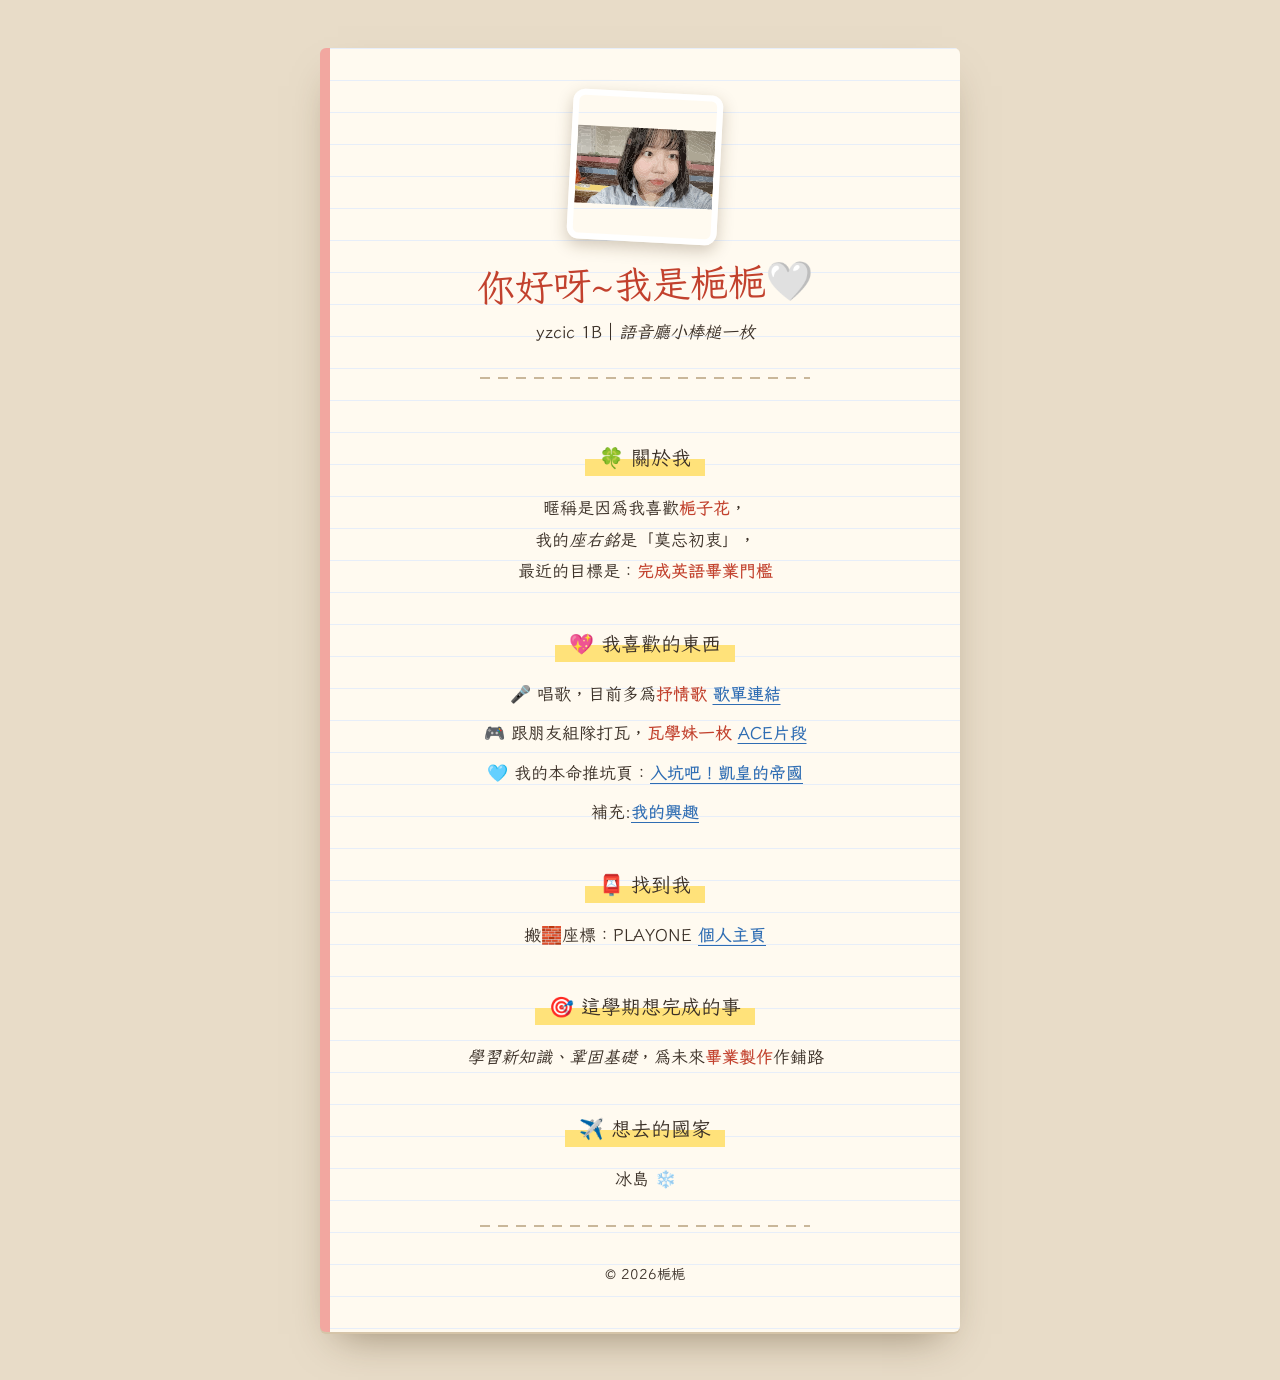
<file: week1/index.html>
<!DOCTYPE html>
<html lang="zh-Hant">
<head>
  <meta charset="UTF-8">
  <meta name="viewport" content="width=device-width, initial-scale=1.0">
  <title>梔梔的網路名片</title>
  <link rel="stylesheet" href="theme.css">
</head>
<body class="theme-notebook">
  <img src="images/ME.svg" alt="梔梔高中畢業照">
  <h1>你好呀~我是梔梔🤍</h1>
  <p>yzcic 1B｜<em>語音廳小棒槌一枚</em></p>
  <hr>
  <h2>🍀 關於我</h2>
  <p>暱稱是因為我喜歡<strong>梔子花</strong>，<br>
     我的<em>座右銘</em>是「莫忘初衷」，<br>
     最近的目標是：<strong>完成英語畢業門檻</strong></p>
  <h2>💖 我喜歡的東西</h2>
  <p>🎤 唱歌，目前多為<strong>抒情歌</strong> <a href="https://reurl.cc/3M6NXl" target="_blank">歌單連結</a></p>
  <p>🎮 跟朋友組隊打瓦，<strong>瓦學妹一枚</strong> <a href="https://youtu.be/yjFoadMc_vU?si=JFTc5wPNYutqzWLz" target="_blank">ACE片段</a></p>
  <p>🩵 我的本命推坑頁：<a href="../week2/index.html">入坑吧！凱皇的帝國</a></p>
  <p>補充:<a href="hobby.html">我的興趣</a></p>
  <h2>📮 找到我</h2>
  <p>搬🧱座標：PLAYONE <a href="https://www.goplayone.com/zh-TW/user/NY14eRyDBn?tab=2" target="_blank">個人主頁</a></p>
  <h2>🎯 這學期想完成的事</h2>
  <p><em>學習新知識、鞏固基礎</em>，為未來<strong>畢業製作</strong>作鋪路</p>
  <h2>✈️ 想去的國家</h2>
  <p>冰島 ❄️</p>
  <hr>
  <small>© 2026梔梔</small>
</body>
</html>
</file>
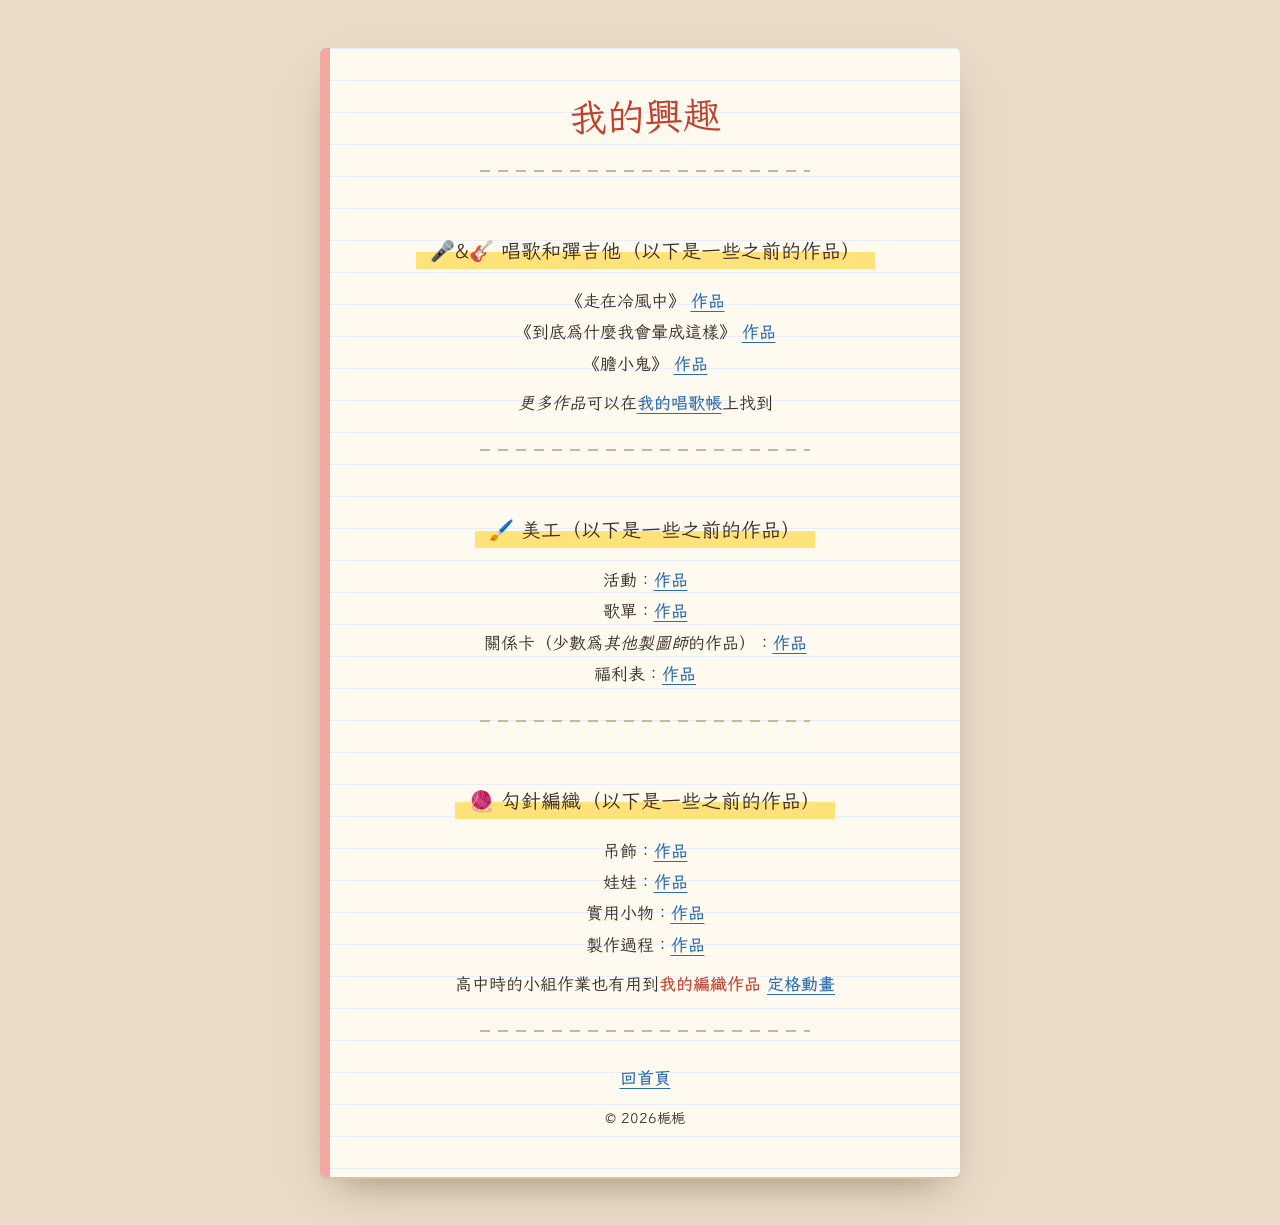
<file: week1/hobby.html>
<!DOCTYPE html>
<html lang="zh-Hant">
<head>
  <meta charset="UTF-8">
  <meta name="viewport" content="width=device-width, initial-scale=1.0">
  <title>梔梔的網路名片</title>
  <link rel="stylesheet" href="theme.css">
</head>
<body class="theme-notebook">
  <h1>我的興趣</h1>
  <hr>
  <h2>🎤&🎸 唱歌和彈吉他（以下是一些之前的作品）</h2>
  <p>
     《走在冷風中》 <a href="https://www.instagram.com/p/DdouZFWBiCq/" target="_blank">作品</a><br>
     《到底為什麼我會暈成這樣》 <a href="https://www.instagram.com/p/De13ontBDFs/" target="_blank">作品</a><br>
     《膽小鬼》 <a href="https://www.instagram.com/p/DdyF-nYBgp3/" target="_blank">作品</a>
  </p>
  <p><em>更多作品</em>可以在<a href="https://www.instagram.com/cc7_30/" target="_blank">我的唱歌帳</a>上找到</p>
  <hr>
  <h2>🖌️ 美工（以下是一些之前的作品）</h2>
  <p>
     活動：<a href="https://canva.link/an3xkyxq1wnbfel" target="_blank">作品</a><br>
     歌單：<a href="https://canva.link/zklhizoeze5fuhb" target="_blank">作品</a><br>
     關係卡（少數為<em>其他製圖師</em>的作品）：<a href="https://canva.link/v1zro3jtcv3sqyl" target="_blank">作品</a><br>
     福利表：<a href="https://canva.link/kok1cvqgmqt2i7g" target="_blank">作品</a>
  </p>
  <hr>
  <h2>🧶 勾針編織（以下是一些之前的作品）</h2>
  <p>
     吊飾：<a href="https://drive.google.com/drive/folders/1yUAv4we5k8mhiVWxzxnXc24CCCFBu_CQ" target="_blank">作品</a><br>
     娃娃：<a href="https://drive.google.com/drive/folders/1qeivem94qfmeRAQEQN_LLl1a4NzwSZLo" target="_blank">作品</a><br>
     實用小物：<a href="https://drive.google.com/drive/folders/11KKXHNGbUqoihhFWtVEmusYhcPgvTP12" target="_blank">作品</a><br>
     製作過程：<a href="https://drive.google.com/drive/folders/1NBvw0TKB6QsTGTCcdKqykHmW76PHbcms" target="_blank">作品</a><br>
  </p>
  <p>高中時的小組作業也有用到<strong>我的編織作品</strong> <a href="https://youtu.be/2YrNF2IS4Xc" target="_blank">定格動畫</a></p>
  <hr>
  <p><a href="index.html">回首頁</a></p>
  <small>© 2026梔梔</small>
</body>
</html>
</file>
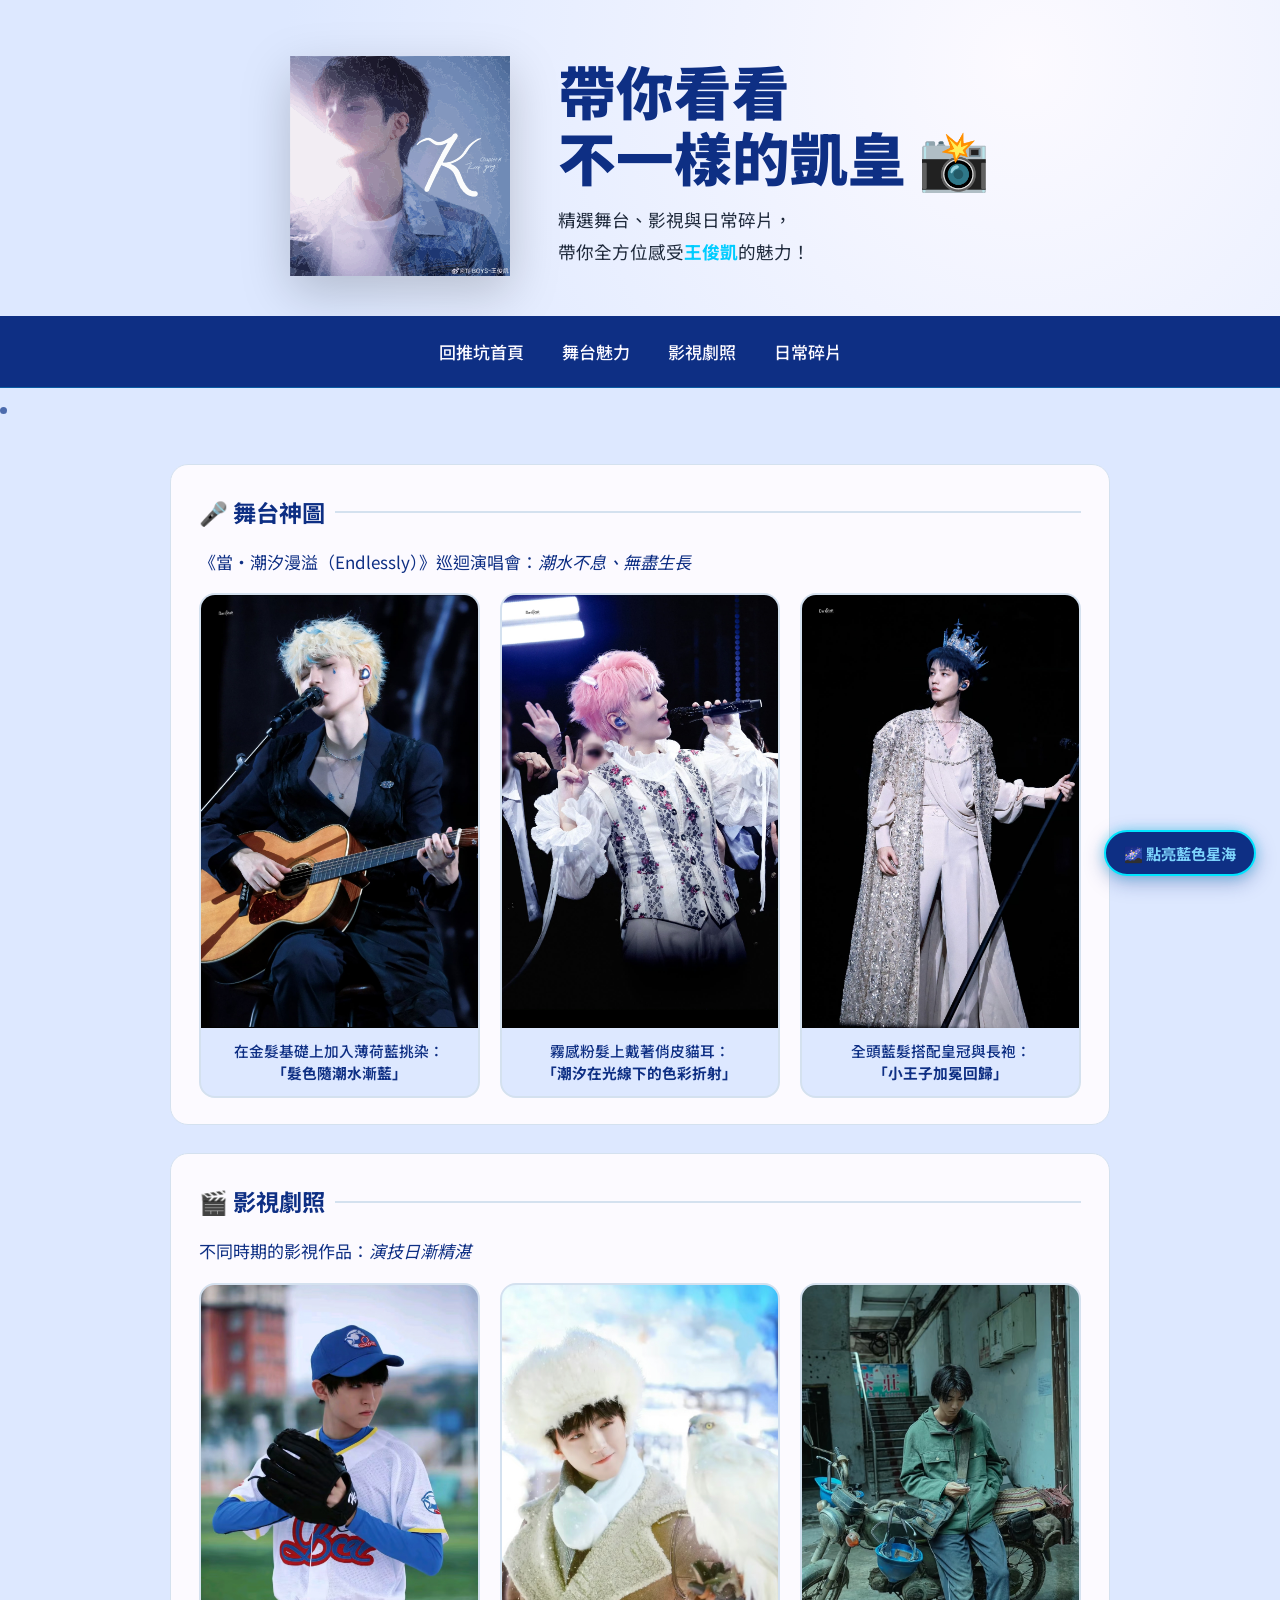
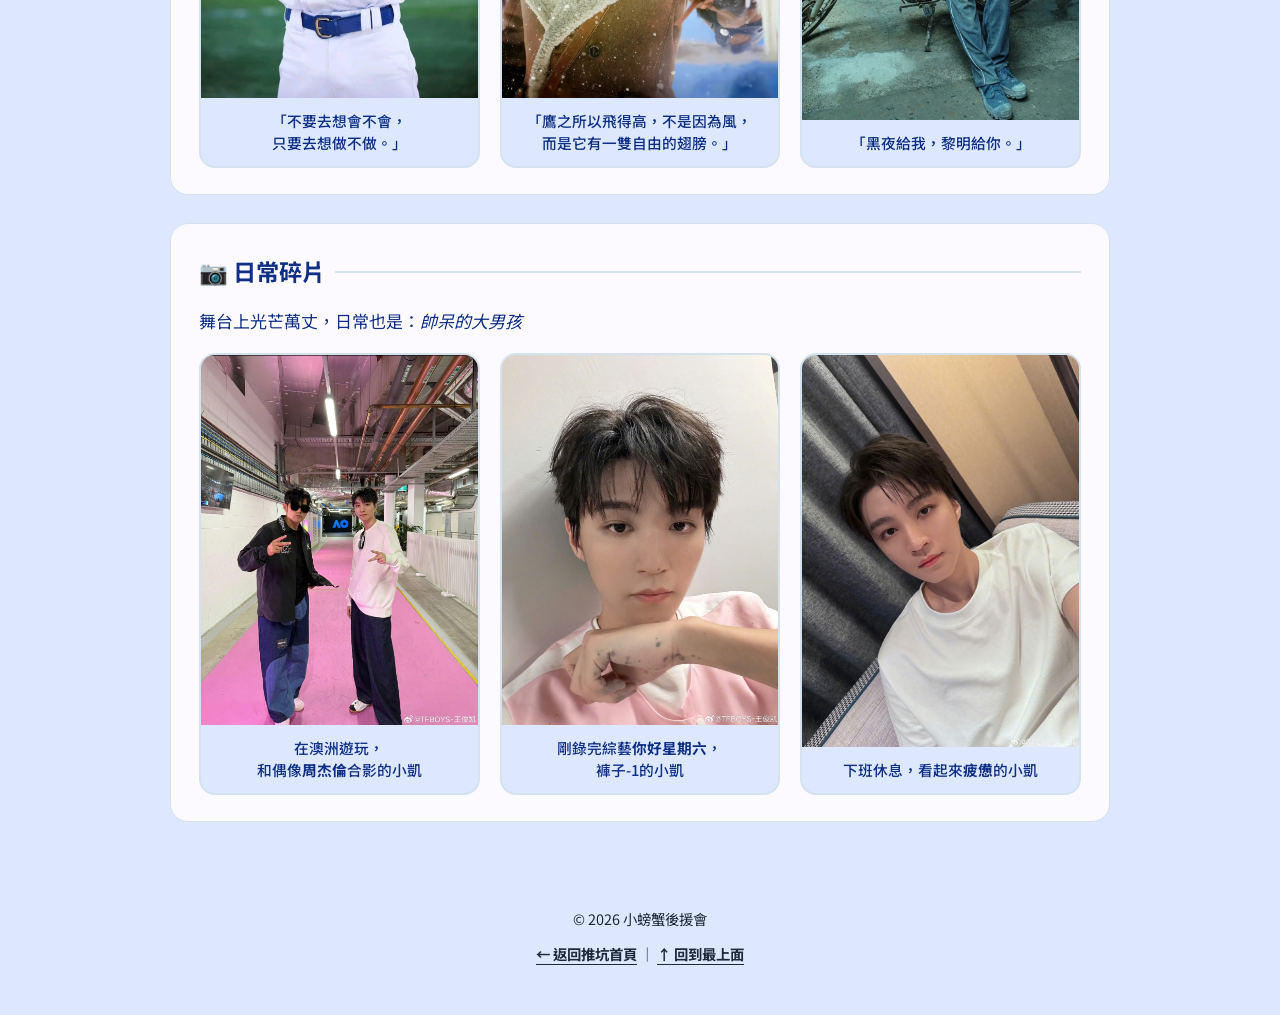
<file: week2/gallery.html>
<!DOCTYPE html>
<html lang="zh-Hant">
<head>
  <meta charset="UTF-8">
  <meta name="viewport" content="width=device-width, initial-scale=1.0">
  <title>凱皇的絕美瞬間｜照片相簿🩵</title>
  <link rel="stylesheet" href="theme.css">
</head>
<body class="theme-blue">
  <header>
    <img src="images/Karry.svg" alt="《K》篇章">
    <div>
      <h1>帶你看看<br>不一樣的凱皇 📸</h1>
      <p>精選舞台、影視與日常碎片，<br>帶你全方位感受<strong>王俊凱</strong>的魅力！</p>
    </div>
  </header>

  <nav>
    <ul>
      <li><a href="index.html">回推坑首頁</a></li>
      <li><a href="#stage">舞台魅力</a></li>
      <li><a href="#movies">影視劇照</a></li>
      <li><a href="#daily">日常碎片</a></li>
    </ul>
  </nav>
  <li><button type="button" id="starlight-toggle" class="theme-toggle-btn">🌌 點亮藍色星海</button></li>

  <!-- 1. 加上 class="gallery-page" 讓相簿佔滿整欄 -->
  <main class="gallery-page">
    <section id="stage">
      <h2>🎤 舞台神圖</h2>
      <p>《當·潮汐漫溢（Endlessly）》巡迴演唱會：<em>潮水不息、無盡生長</em></p>
      
      <!-- 2. 必須用 class="gallery-grid" 把所有 figure 包起來 -->
      <div class="gallery-grid">
        <figure>
          <!-- 3. img 要放在 img-box 裡面 -->
          <div class="img-box">
            <img src="images/stage1.jpg" alt="王俊凱舞台1">
          </div>
          <figcaption>在金髮基礎上加入薄荷藍挑染：<br><strong>「髮色隨潮水漸藍」</strong></figcaption>
        </figure>
        <figure>
          <div class="img-box">
            <img src="images/stage2.jpg" alt="王俊凱舞台2">
          </div>
          <figcaption>霧感粉髮上戴著俏皮貓耳：<br><strong>「潮汐在光線下的色彩折射」</strong></figcaption>
        </figure>
        <figure>
          <div class="img-box">
            <img src="images/stage3.jpg" alt="王俊凱舞台3">
          </div>
          <figcaption>全頭藍髮搭配皇冠與長袍：<br><strong>「小王子加冕回歸」</strong></figcaption>
        </figure>
      </div>
    </section>

    <section id="movies">
      <h2>🎬 影視劇照</h2>
      <p>不同時期的影視作品：<em>演技日漸精湛</em></p>
      
      <div class="gallery-grid">
        <figure>
          <div class="img-box">
            <img src="images/movies1.jpg" alt="影視劇照1">
          </div>
          <figcaption>「不要去想會不會，<br>只要去想做不做。」</figcaption>
        </figure>
        <figure>
          <div class="img-box">
            <img src="images/movies2.jpg" alt="影視劇照2">
          </div>
          <figcaption>「鷹之所以飛得高，不是因為風，<br>而是它有一雙自由的翅膀。」</figcaption>
        </figure>
        <figure>
          <div class="img-box">
            <img src="images/movies3.jpg" alt="影視劇照3">
          </div>
          <figcaption>「黑夜給我，黎明給你。」</figcaption>
        </figure>
      </div>
    </section>

    <section id="daily">
      <h2>📷 日常碎片</h2>
      <p>舞台上光芒萬丈，日常也是：<em>帥呆的大男孩</em></p>
      
      <div class="gallery-grid">
        <figure>
          <div class="img-box">
            <img src="images/daily1.jpg" alt="日常照片1">
          </div>
          <figcaption>在澳洲遊玩，<br>和偶像<strong>周杰倫</strong>合影的小凱</figcaption>
        </figure>
        <figure>
          <div class="img-box">
            <img src="images/daily2.jpg" alt="日常照片2">
          </div>
          <figcaption>剛錄完綜藝<strong>你好星期六</strong>，<br>褲子-1的小凱</figcaption>
        </figure>
        <figure>
          <div class="img-box">
            <img src="images/daily3.jpg" alt="日常照片3">
          </div>
          <figcaption>下班休息，看起來<strong>疲憊</strong>的小凱</figcaption>
        </figure>
      </div>
    </section>
  </main>

  <footer>
    <p>© 2026 小螃蟹後援會</p>
    <p><a href="index.html">← 返回推坑首頁</a> ｜ <a href="#">↑ 回到最上面</a></p>
  </footer>
  <script src="countdown.js"></script>
</body>
</html>
</file>
<file: week1/theme.css>
/* =========================================================
   theme.css — 這週先借穿的衣服 👕
   W1 你只要改 HTML，不用看懂這個檔案。
   到了 W3，你會學會自己做一件這樣的衣服！

   換主題的方法：到 index.html 把 <body class="theme-neon">
   改成 theme-neon / theme-notebook / theme-minimal 其中一個
   ========================================================= */
@import url("https://fonts.googleapis.com/css2?family=Noto+Sans+TC:wght@400;700;900&family=Noto+Serif+TC:wght@400;700;900&family=LXGW+WenKai+TC&display=swap");

* { box-sizing: border-box; }
html { min-height: 100%; }
body {
  max-width: 640px;
  margin: 48px auto;
  padding: 44px 40px;
  line-height: 1.85;
  font-size: 17px;
  text-align: center;
}
img { width: 150px; height: 150px; border-radius: 50%; display: block; margin: 0 auto 18px; }
h1 { font-size: 2.4rem; margin: 0 0 6px; line-height: 1.25; }
h2 { font-size: 1.25rem; margin: 30px 0 8px; }
p { margin: 8px 0; }
hr { border: 0; height: 2px; margin: 30px auto; width: 60%; }
a { font-weight: 700; text-underline-offset: 4px; }
@media (max-width: 680px) {
  body { margin: 0; min-height: 100vh; padding: 36px 20px; border-radius: 0 !important; }
}

/* ---------- 主題 1：霓虹夜市 ---------- */
html:has(> body.theme-neon) {
  background: radial-gradient(circle at 20% 10%, #3a1d6e 0%, #120d24 55%) fixed;
}
body.theme-neon {
  font-family: "Noto Sans TC", sans-serif;
  color: #e9e4ff;
  background: rgba(20, 14, 40, .75);
  border: 2px solid #ff4fd8;
  border-radius: 24px;
  box-shadow: 0 0 24px rgba(255, 79, 216, .55), inset 0 0 24px rgba(68, 230, 255, .15);
}
.theme-neon h1 { color: #fff; font-weight: 900; text-shadow: 0 0 8px #ff4fd8, 0 0 22px #ff4fd8; }
.theme-neon h2 { color: #44e6ff; text-shadow: 0 0 10px rgba(68, 230, 255, .8); }
.theme-neon strong { color: #ffe66d; }
.theme-neon em { color: #ff9ff0; }
.theme-neon hr { background: linear-gradient(90deg, transparent, #44e6ff, transparent); }
.theme-neon a { color: #44e6ff; }
.theme-neon img { box-shadow: 0 0 0 4px #120d24, 0 0 0 7px #44e6ff, 0 0 30px #44e6ff; }

/* ---------- 主題 2：手帳筆記 ---------- */
html:has(> body.theme-notebook) {
  background: #e8dcc8;
}
body.theme-notebook {
  font-family: "LXGW WenKai TC", "Noto Sans TC", sans-serif;
  color: #3b3027;
  background-color: #fffaf0;
  background-image: linear-gradient(#e7eef9 1px, transparent 1px);
  background-size: 100% 32px;
  border-radius: 6px;
  box-shadow: 0 2px 0 #d5c4a8, 0 20px 40px -18px rgba(70, 50, 20, .5);
  border-left: 10px solid #f2a7a0;
}
.theme-notebook h1 { color: #c2412d; font-weight: 400; transform: rotate(-1.5deg); }
.theme-notebook h2 {
  display: inline-block; padding: 0 14px; font-weight: 400;
  background: linear-gradient(transparent 55%, #ffe27a 55%);
}
.theme-notebook strong { color: #c2412d; }
.theme-notebook hr { background: repeating-linear-gradient(90deg, #c9b79a 0 10px, transparent 10px 18px); }
.theme-notebook a { color: #2f6db3; }
.theme-notebook img { border: 6px solid #fff; box-shadow: 0 6px 16px rgba(70, 50, 20, .25); transform: rotate(3deg); border-radius: 12px; }

/* ---------- 主題 3：極簡雜誌 ---------- */
html:has(> body.theme-minimal) {
  background: #f3f3f1;
}
body.theme-minimal {
  font-family: "Noto Serif TC", serif;
  color: #1d1d1f;
  background: #fff;
  text-align: left;
  border-top: 8px solid #1d1d1f;
}
.theme-minimal img { margin: 0 0 22px; border-radius: 0; filter: grayscale(1) contrast(1.1); }
.theme-minimal h1 { font-size: 3rem; font-weight: 900; letter-spacing: -.02em; }
.theme-minimal h2 {
  font-family: "Noto Sans TC", sans-serif; font-size: .8rem; letter-spacing: .3em; color: #8a8a8a;
  border-bottom: 1px solid #ddd; padding-bottom: 6px;
}
.theme-minimal hr { background: #1d1d1f; width: 40px; margin-left: 0; }
.theme-minimal a { color: #1d1d1f; }
.theme-minimal em { background: #ffef9a; font-style: normal; padding: 0 4px; }
</file>
<file: week2/theme.css>
/* =========================================================
   theme.css — W2 推坑專頁（日間清新藍 ＋ 夜間演唱會藍色星海雙主題）
   ========================================================= */
@import url("https://fonts.googleapis.com/css2?family=Noto+Sans+TC:wght@400;500;700;900&family=Bricolage+Grotesque:opsz,wght@12..96,800&display=swap");

/* 日間主題：凱薩藍 */
body.theme-blue {
  --bg: #dde8ff;
  --card: #fcfaff;
  --ink: #0e2f84;
  --soft: #1e293b;
  --main: #4c6bad;
  --pop: #00ccff;
  --line: #d4e1ef;
}

/* 夜間主題：演唱會藍色星海 (Dark Concert Mode) */
body.theme-starlight {
  --bg: #060d24;
  --card: rgba(15, 29, 68, 0.82);
  --ink: #e0f2fe;
  --soft: #bae6fd;
  --main: #38bdf8;
  --pop: #00e5ff;
  --line: rgba(56, 189, 248, 0.35);
  background-image:
    radial-gradient(2px 2px at 15% 20%, #7dd3fc, transparent),
    radial-gradient(2px 2px at 75% 15%, #ffffff, transparent),
    radial-gradient(3px 3px at 40% 65%, #38bdf8, transparent),
    radial-gradient(2px 2px at 85% 75%, #bae6fd, transparent),
    radial-gradient(2px 2px at 25% 85%, #00e5ff, transparent);
  background-size: 450px 450px;
}

* { box-sizing: border-box; }
html { scroll-behavior: smooth; }
body {
  margin: 0; background-color: var(--bg); color: var(--ink);
  font-family: "Noto Sans TC", "Microsoft JhengHei", sans-serif; line-height: 1.85; font-size: 17px;
  transition: background-color 0.4s ease, color 0.4s ease;
}
a { color: var(--main); font-weight: 700; text-underline-offset: 4px; }
img { max-width: 100%; }

/* ---------- header：大封面 ---------- */
header {
  display: flex; flex-wrap: wrap; align-items: center; justify-content: center; gap: 24px 48px;
  padding: 56px 20px 40px; text-align: left;
  background: radial-gradient(circle at 80% 20%, var(--card), var(--bg) 70%);
}
header img { width: 220px; filter: drop-shadow(0 16px 24px rgba(0,0,0,.2)); }
header h1 { font-family: "Bricolage Grotesque", "Noto Sans TC", sans-serif; font-size: clamp(2.2rem, 6vw, 3.6rem); line-height: 1.15; margin: 0 0 8px; font-weight: 900; }
header p { margin: 0; color: var(--soft); font-size: 1.1rem; max-width: 26em; }
header strong { color: var(--pop); }
body.theme-starlight header h1 { text-shadow: 0 0 20px rgba(0, 229, 255, 0.6); }

/* ---------- nav：黏在上面的選單 ＋ 星海切換鈕 ---------- */
nav { position: sticky; top: 0; z-index: 10; background: #0e2f84; padding: 10px 16px; border-bottom: 1px solid rgba(0, 229, 255, 0.25); }
nav ul { list-style: none; margin: 0 auto; padding: 0; display: flex; flex-wrap: wrap; align-items: center; justify-content: center; gap: 6px 10px; max-width: 980px; }
nav a { color: #fcfaff; text-decoration: none; padding: 4px 14px; border-radius: 999px; font-weight: 500; display: inline-block; }
nav a:hover { background: var(--main); color: #fff; }

.theme-toggle-btn {
  position: fixed;
  right: 24px;
  bottom: 24px;
  z-index: 99;
  background: #0e2f84;
  color: #7dd3fc;
  border: 2px solid #00e5ff;
  padding: 10px 18px;
  font-family: "Noto Sans TC", sans-serif;
  font-size: 0.95rem;
  font-weight: 700;
  border-radius: 999px;
  cursor: pointer;
  box-shadow: 0 6px 20px rgba(14, 47, 132, 0.35), 0 0 12px rgba(0, 229, 255, 0.4);
  transition: transform 0.25s ease, background 0.25s ease, box-shadow 0.25s ease;
}

.theme-toggle-btn:hover {
  transform: translateY(-3px) scale(1.04);
  background: #00e5ff;
  color: #060d24;
  box-shadow: 0 8px 24px rgba(0, 229, 255, 0.75);
}

/* 手機版螢幕較窄時稍微縮小邊距，避免擋到文字 */
@media (max-width: 600px) {
  .theme-toggle-btn {
    right: 14px;
    bottom: 14px;
    padding: 8px 14px;
    font-size: 0.85rem;
  }
}

/* ---------- main + aside：兩欄 ---------- */
main { max-width: 980px; margin: 0 auto; padding: 32px 20px 48px; display: grid; grid-template-columns: minmax(0, 1fr); gap: 28px; }
@media (min-width: 860px) {
  main { grid-template-columns: minmax(0, 1fr) 280px; align-items: start; }
  main.gallery-page { grid-template-columns: minmax(0, 1fr); }
  aside { position: sticky; top: 70px; grid-column: 2; grid-row: 1 / span 6; }
}
section, aside, article {
  background: var(--card); border: 1px solid var(--line); border-radius: 18px; padding: 26px 28px;
  backdrop-filter: blur(10px);
  transition: background 0.4s ease, border-color 0.4s ease, box-shadow 0.4s ease;
}
body.theme-starlight section,
body.theme-starlight aside {
  box-shadow: 0 8px 28px rgba(0, 0, 0, 0.45), inset 0 0 18px rgba(0, 229, 255, 0.06);
}
section { scroll-margin-top: 70px; }
h2 { margin: 0 0 12px; font-size: 1.45rem; display: flex; align-items: center; gap: 10px; }
h2::after { content: ""; flex: 1; height: 2px; background: var(--line); }
h3 { margin: 0 0 6px; color: var(--main); }
p { margin: 8px 0; }
ol, ul { padding-left: 1.4em; }
li { margin: 6px 0; }
li::marker { color: var(--main); font-weight: 700; }
article { background: var(--bg); border-style: dashed; margin-top: 14px; }

/* aside 側欄 */
aside h2 { font-size: 1.1rem; }
aside ul { list-style: none; padding: 0; }
aside li { padding: 8px 12px; background: var(--bg); border-radius: 10px; }

/* ---------- table 排行榜 ---------- */
table { width: 100%; border-collapse: collapse; font-size: .95rem; overflow: hidden; border-radius: 12px; }
caption { text-align: left; color: var(--soft); padding-bottom: 8px; font-size: .9rem; }
th { background: var(--main); color: #fff; text-align: left; padding: 10px 12px; }
body.theme-starlight th { color: #060d24; font-weight: 900; }
td { padding: 10px 12px; border-bottom: 1px solid var(--line); }
tr:nth-child(even) td { background: rgba(76, 107, 173, 0.08); }
.table-scroll, section:has(table) { overflow-x: auto; }

/* ---------- form 留言表單 ---------- */
form { display: grid; gap: 14px; }
label { font-weight: 700; display: block; margin-bottom: 4px; }
input[type="text"], input[type="email"], select, textarea {
  width: 100%; font: inherit; padding: 10px 12px; border: 2px solid var(--line); border-radius: 10px;
  background: rgba(255, 255, 255, 0.92); color: #0f172a;
}
input:focus, select:focus, textarea:focus { outline: none; border-color: var(--pop); }
fieldset { border: 2px dashed var(--line); border-radius: 12px; padding: 10px 14px; }
fieldset label { display: inline-flex; gap: 6px; align-items: center; font-weight: 500; margin-right: 14px; }
legend { font-weight: 700; padding: 0 6px; }
button[type="submit"] {
  font: inherit; font-weight: 700; padding: 12px 24px; border: 0; border-radius: 999px; cursor: pointer;
  background: var(--pop); color: #06183a; justify-self: start; box-shadow: 0 6px 0 rgba(0,0,0,.18);
  transition: transform 0.15s ease, box-shadow 0.2s ease;
}
button[type="submit"]:hover { box-shadow: 0 6px 18px rgba(0, 229, 255, 0.55); }
button[type="submit"]:active { transform: translateY(3px); box-shadow: 0 3px 0 rgba(0,0,0,.18); }

/* ---------- footer ---------- */
footer { text-align: center; padding: 28px 16px 40px; color: var(--soft); font-size: .9rem; }
footer a { color: var(--soft); }

/* =========================================================
   新增 1：自適應原圖比例且底部對齊的相簿網格 ＋ 懸停放大發光特效
   ========================================================= */
.gallery-grid {
  display: grid;
  grid-template-columns: repeat(auto-fill, minmax(240px, 1fr));
  gap: 20px;
  margin-top: 16px;
  align-items: stretch;
}
.gallery-grid figure {
  margin: 0; background: var(--bg); border: 2px solid var(--line); border-radius: 16px;
  overflow: hidden; display: flex; flex-direction: column;
  transition: transform 0.3s ease, box-shadow 0.3s ease, border-color 0.3s ease;
}
.gallery-grid figure:hover {
  transform: translateY(-6px) scale(1.02);
  border-color: var(--pop);
  box-shadow: 0 10px 25px rgba(0, 204, 255, 0.45), 0 0 12px rgba(76, 107, 173, 0.3);
}
.gallery-grid .img-box {
  overflow: hidden;
  background: transparent;
  flex: 1;
}
.gallery-grid img {
  width: 100%;
  height: 100%;          /* 讓照片上下完全填滿框格，消滅灰白邊 */
  object-fit: cover;     /* 等比例填滿不變形 */
  object-position: center 20%; /* 基準點偏上方，保護小凱的頭與皇冠不被切掉 */
  display: block;
  transition: transform 0.4s ease;
}
.gallery-grid figure:hover img { transform: scale(1.06); }
.gallery-grid figcaption { padding: 12px 14px; font-size: 0.92rem; line-height: 1.5; text-align: center; color: var(--ink); font-weight: 500; }

/* =========================================================
   新增 2：側邊欄生日倒數計時器
   ========================================================= */
.countdown-box {
  margin-top: 18px; padding: 16px 14px; background: var(--bg);
  border: 2px dashed var(--main); border-radius: 14px; text-align: center;
}
.countdown-box h3 { font-size: 1rem; margin: 0 0 12px; color: var(--ink); }
.countdown-timer { display: grid; grid-template-columns: repeat(2, 1fr); gap: 8px; }
.time-unit { background: var(--card); border: 1px solid var(--line); border-radius: 10px; padding: 8px 4px; }
.time-unit span { display: block; font-family: "Bricolage Grotesque", sans-serif; font-size: 1.45rem; font-weight: 800; line-height: 1.2; color: var(--main); }
.time-unit small { font-size: 0.8rem; color: var(--ink); font-weight: 700; }

/* =========================================================
   新增 3：實體 PVC 應援識別證 / VIP 通行證 (VIP ID Badge)
   ========================================================= */
.ticket-wall {
  margin-top: 28px;
  display: grid;
  grid-template-columns: repeat(auto-fit, minmax(320px, 1fr));
  gap: 24px;
}

.fan-id-card {
  position: relative;
  background: linear-gradient(145deg, #ffffff 0%, #eef6ff 60%, #dbeafe 100%);
  color: #0e2f84;
  border-radius: 20px;
  border: 2px solid #93c5fd;
  box-shadow: 0 12px 28px rgba(14, 47, 132, 0.18), inset 0 1px 0 rgba(255, 255, 255, 0.9);
  overflow: hidden;
  transition: transform 0.35s ease, box-shadow 0.35s ease;
  animation: badgeDrop 0.45s cubic-bezier(0.22, 1, 0.36, 1);
}

body.theme-starlight .fan-id-card {
  background: linear-gradient(145deg, #0b193c 0%, #102a63 60%, #091e4a 100%);
  color: #e0f2fe;
  border-color: #00e5ff;
  box-shadow: 0 12px 30px rgba(0, 229, 255, 0.35), inset 0 0 15px rgba(0, 229, 255, 0.15);
}

.fan-id-card:hover {
  transform: translateY(-6px) rotate(-0.5deg);
  box-shadow: 0 18px 36px rgba(0, 204, 255, 0.4);
}

.fan-id-card::after {
  content: "";
  position: absolute;
  top: 0; left: -120%;
  width: 60%; height: 100%;
  background: linear-gradient(90deg, transparent, rgba(255, 255, 255, 0.45), transparent);
  transform: skewX(-25deg);
  transition: left 0.65s ease;
  pointer-events: none;
}

.fan-id-card:hover::after {
  left: 150%;
}

@keyframes badgeDrop {
  from { opacity: 0; transform: translateY(16px) scale(0.95); }
  to { opacity: 1; transform: translateY(0) scale(1); }
}

.id-header {
  background: linear-gradient(90deg, #0e2f84, #2563eb);
  color: #ffffff;
  padding: 12px 18px 14px;
  text-align: center;
  position: relative;
  border-bottom: 3px solid #00e5ff;
}

.id-lanyard-slot {
  width: 54px;
  height: 10px;
  background: var(--bg);
  border-radius: 999px;
  margin: 0 auto 8px;
  box-shadow: inset 0 2px 4px rgba(0, 0, 0, 0.35);
  border: 1px solid rgba(255, 255, 255, 0.4);
}

.id-org {
  font-family: "Bricolage Grotesque", "Noto Sans TC", sans-serif;
  font-size: 0.78rem;
  letter-spacing: 2px;
  font-weight: 800;
  color: #7dd3fc;
  display: block;
}

.id-title {
  font-size: 1.05rem;
  font-weight: 900;
  letter-spacing: 1px;
  margin: 2px 0 0;
}

.id-body {
  display: grid;
  grid-template-columns: 105px 1fr;
  gap: 16px;
  padding: 18px;
  align-items: start;
}

.id-photo-wrap {
  position: relative;
  background: #ffffff;
  border: 2.5px solid #38bdf8;
  border-radius: 12px;
  padding: 6px;
  box-shadow: 0 4px 10px rgba(0, 0, 0, 0.1);
}

.id-photo-wrap img {
  width: 100%;
  aspect-ratio: 3 / 4;
  object-fit: cover;
  border-radius: 8px;
  display: block;
}

.id-holo-seal {
  position: absolute;
  bottom: -10px;
  right: -8px;
  background: linear-gradient(135deg, #00e5ff, #818cf8, #38bdf8);
  color: #06183a;
  font-size: 0.68rem;
  font-weight: 900;
  padding: 3px 7px;
  border-radius: 999px;
  border: 1.5px solid #ffffff;
  box-shadow: 0 2px 6px rgba(0, 0, 0, 0.25);
  transform: rotate(-8deg);
}

.id-fields {
  display: grid;
  gap: 8px;
  font-size: 0.9rem;
}

.id-field-row {
  border-bottom: 1px dashed rgba(76, 107, 173, 0.35);
  padding-bottom: 4px;
}

.id-label {
  font-size: 0.75rem;
  font-weight: 700;
  color: var(--main);
  display: block;
  line-height: 1.2;
}

.id-value {
  font-weight: 800;
  font-size: 1rem;
  line-height: 1.35;
}

.id-level-tag {
  display: inline-block;
  background: #00e5ff;
  color: #06183a;
  font-size: 0.8rem;
  font-weight: 900;
  padding: 1px 10px;
  border-radius: 6px;
  margin-top: 2px;
}

.id-quote {
  margin: 0 18px 14px;
  padding: 10px 12px;
  background: rgba(56, 189, 248, 0.12);
  border-left: 4px solid #00ccff;
  border-radius: 0 10px 10px 0;
  font-size: 0.9rem;
  line-height: 1.5;
}

.id-footer {
  background: rgba(14, 47, 132, 0.06);
  border-top: 1px solid var(--line);
  padding: 10px 18px;
  display: flex;
  justify-content: space-between;
  align-items: center;
  font-size: 0.78rem;
}

body.theme-starlight .id-footer {
  background: rgba(0, 0, 0, 0.25);
}

.id-stamp {
  border: 1.5px solid #0284c7;
  color: #0284c7;
  font-weight: 900;
  padding: 2px 8px;
  border-radius: 6px;
  transform: rotate(-3deg);
  font-size: 0.75rem;
}

body.theme-starlight .id-stamp {
  border-color: #38bdf8;
  color: #38bdf8;
}

.id-serial {
  text-align: right;
  font-family: "Bricolage Grotesque", monospace;
}

.id-bars {
  letter-spacing: 1.5px;
  font-weight: 900;
  font-size: 0.85rem;
  opacity: 0.75;
}
</file>
